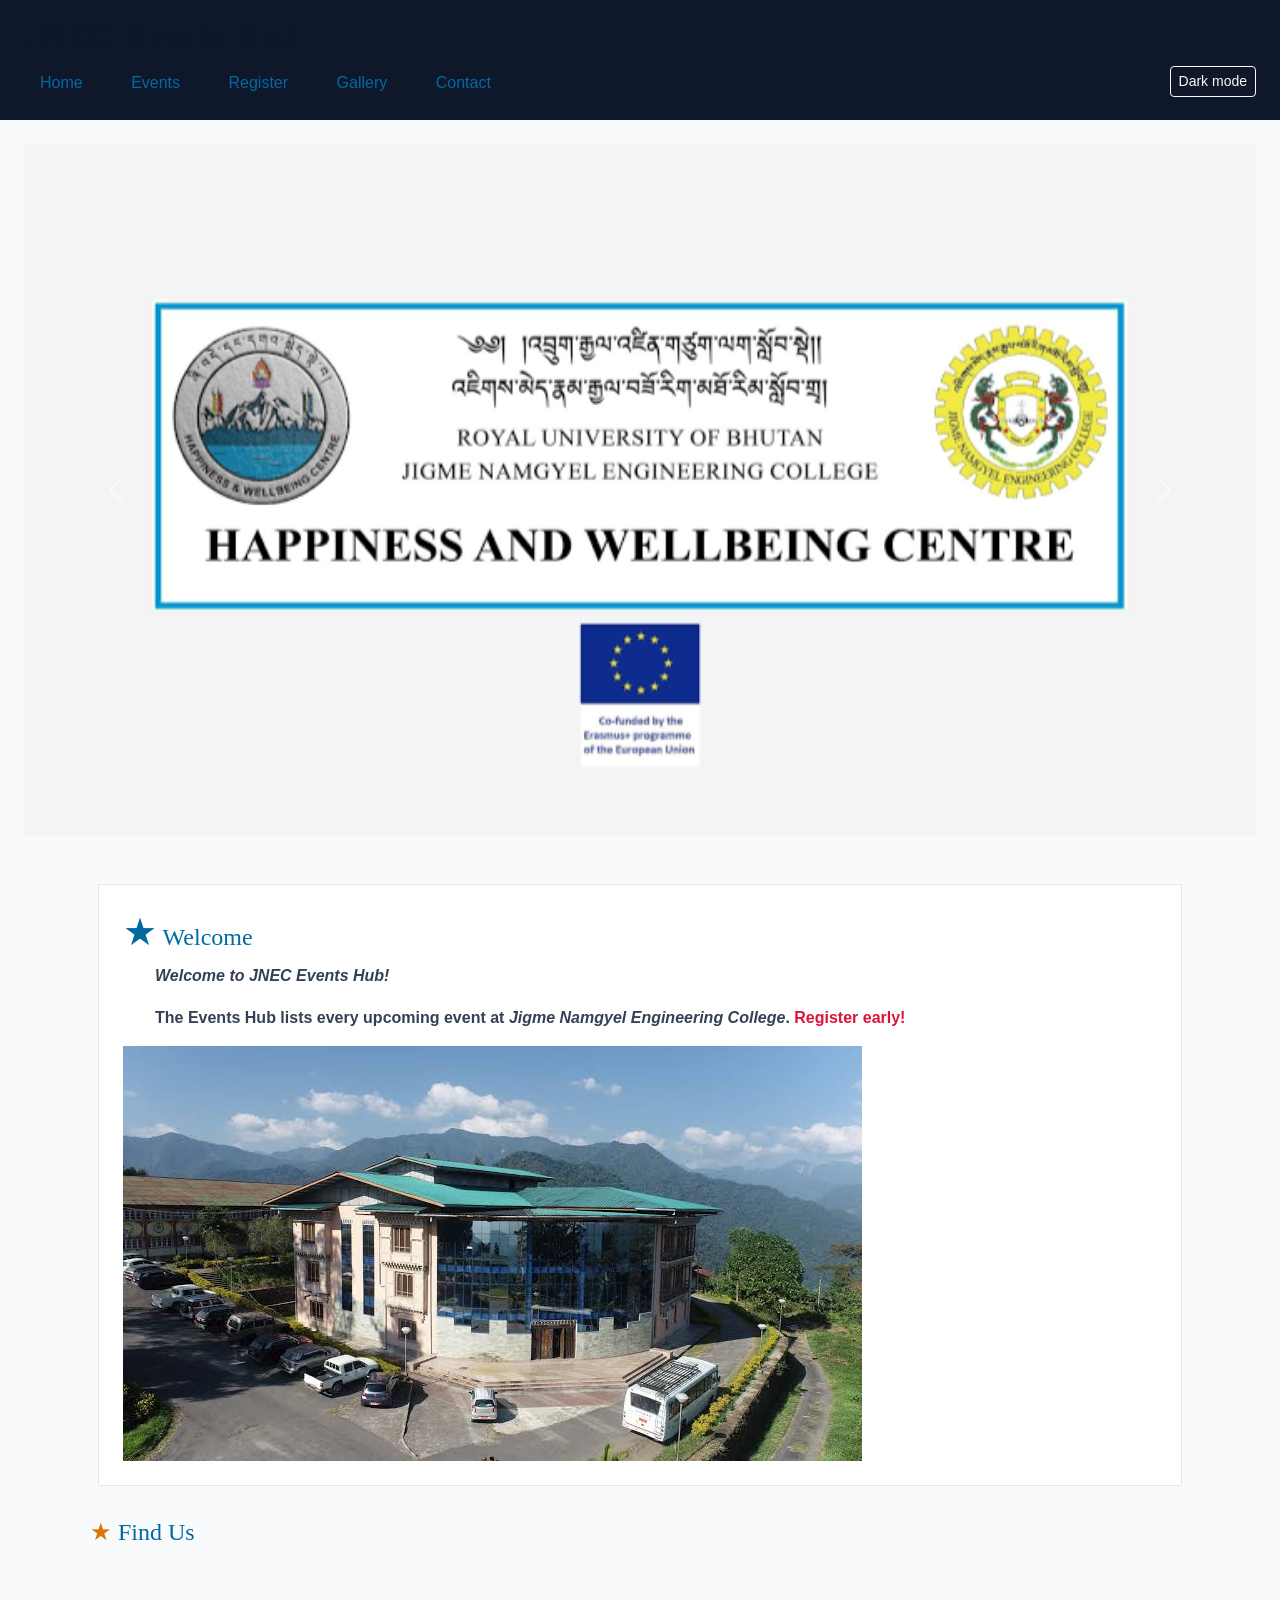
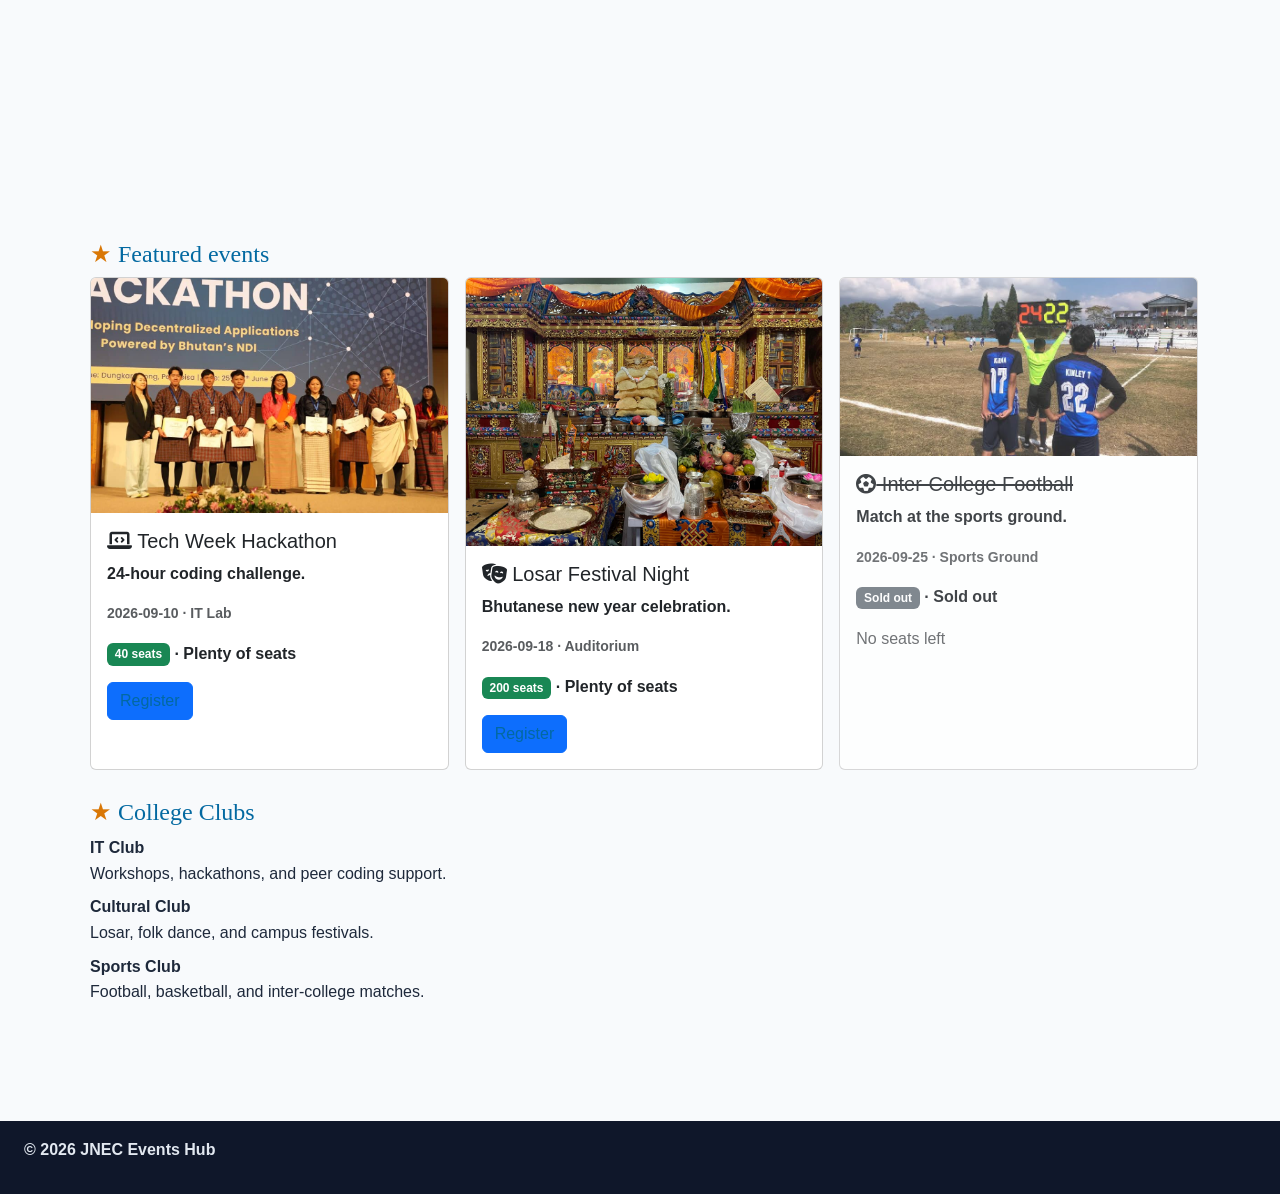
<file: index.html>
<!DOCTYPE html> 
 <html lang="en"> 
 <head> 
   <meta charset="UTF-8"> 
   <meta name="viewport" content="width=device-width, initial-scale=1.0"> 
   <title>JNEC Events Hub — Home</title> 
   <link 
href="https://cdn.jsdelivr.net/npm/bootstrap@5.3.3/dist/css/bootstrap.min.css" 
rel="stylesheet"> 
   <link rel="stylesheet" 
href="https://cdnjs.cloudflare.com/ajax/libs/font-awesome/6.5.2/css/all.min.css"> 
   <link rel="stylesheet" href="css/styles.css"> 
 </head> 
 <body> 
   <header id="top"> 
  <h1 class="hero-title">JNEC Events Hub</h1> 
  <button type="button" id="darkToggle" class="btn btn-sm btn-outline-light">Dark 
mode</button> 
  <nav> 
    <a href="index.html" title="Go to home page">Home</a> 
    <a href="events.html">Events</a> 
    <a href="register.html">Register</a> 
    <a href="gallery.html">Gallery</a> 
    <a href="contact.html">Contact</a> 
  </nav> 
   </header> 
 
   <main> 
  <div id="eventCarousel" class="carousel slide" data-bs-ride="carousel"> 
    <div class="carousel-inner"> 
      	<div class="carousel-item active"> 
        <img src="media/banner1.jpg" class="d-block w-100" alt="Campus event banner
1"> 
      	</div> 
      	<div class="carousel-item"> 
        <img src="media/banner2.jpg" class="d-block w-100" alt="Campus event banner
2"> 
      	</div> 
    </div> 

    <button class="carousel-control-prev" type="button" 
               data-bs-target="#eventCarousel" data-bs-slide="prev"> 
	      	<span class="carousel-control-prev-icon" aria-hidden="true"></span> 
	      	<span class="visually-hidden">Previous</span> 
    </button> 
    <button class="carousel-control-next" type="button" 
               data-bs-target="#eventCarousel" data-bs-slide="next"> 
	      	<span class="carousel-control-next-icon" aria-hidden="true"></span> 
	      	<span class="visually-hidden">Next</span> 
    </button> 
  </div> 
 
  <div class="container py-4"> 
    <section id="welcome" class="intro"> 
	      	<h2>Welcome</h2> 
	      	<p id="welcomeMsg">Welcome.</p> 
	      	<p>The <strong>Events Hub</strong> lists every upcoming event at 
         <em>Jigme Namgyel Engineering College</em>. 
         <span class="highlight" title="Registrations close 3 days before each 
event">Register early!</span></p> 
	      	<img src="media/campus.jpg" alt="JNEC campus" class="img-fluid" title="Our 
campus in Dewathang"> 
    </section> 
 
    <section id="location"> 
	      	<h2>Find Us</h2> 
	      	<iframe 
src="https://www.openstreetmap.org/export/embed.html?bbox=91.44,26.85,91.48,26.88" 
              width="400" height="250" title="Campus map"></iframe> 
    </section> 
 
    <section id="featured"> 
	      	<h2>Featured events</h2> 
	      	<div class="row g-3" id="home-events"></div> 
    </section> 
 
    <section id="clubs"> 
	      	<h2>College Clubs</h2> 
	      	<dl> 
        <dt>IT Club</dt> 
        <dd>Workshops, hackathons, and peer coding support.</dd> 
        <dt>Cultural Club</dt> 
        <dd>Losar, folk dance, and campus festivals.</dd> 
        <dt>Sports Club</dt> 
        <dd>Football, basketball, and inter-college matches.</dd> 
	      	</dl> 
    </section> 
  </div> 
   </main> 
 
   <footer> 
  <p>&copy; <span id="year"></span> JNEC Events Hub</p> 
   </footer> 
   <script 
src="https://cdn.jsdelivr.net/npm/bootstrap@5.3.3/dist/js/bootstrap.bundle.min.js">
</script> 
   <script src="js/main.js"></script> 
 </body> 
 </html>
</file>
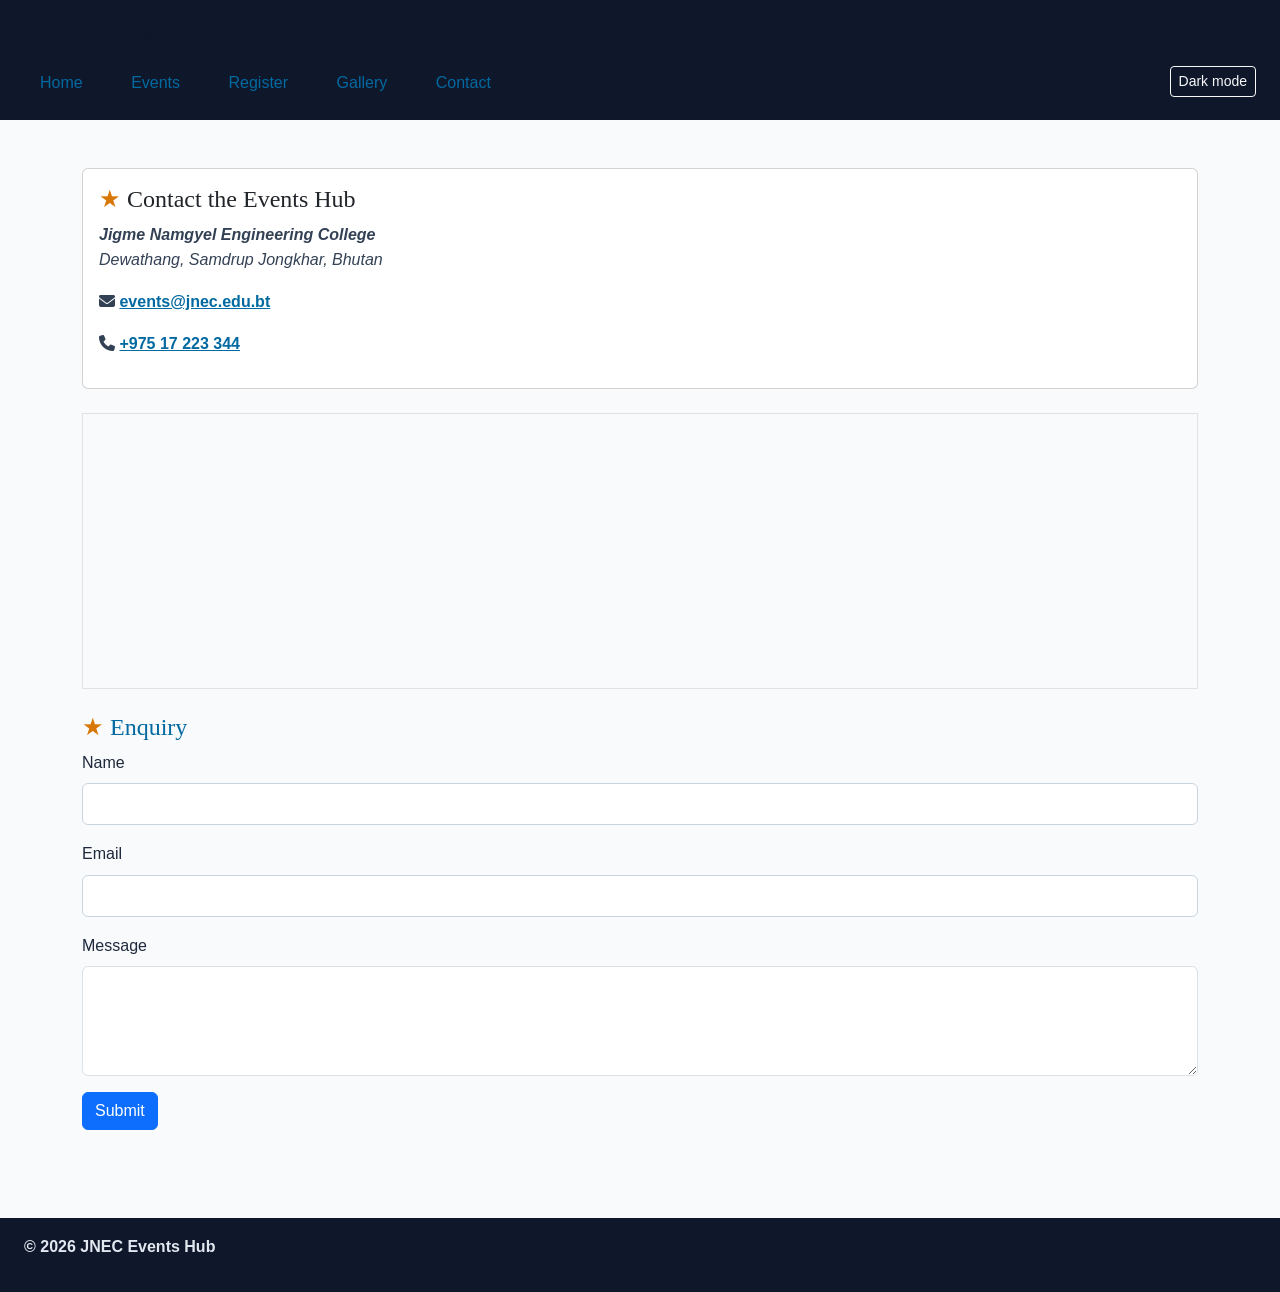
<file: contact.html>
<!DOCTYPE html> 
 <html lang="en"> 
 <head> 
   <meta charset="UTF-8"> 
   <meta name="viewport" content="width=device-width, initial-scale=1.0"> 
   <title>JNEC Events Hub — Contact</title> 
   <link 
href="https://cdn.jsdelivr.net/npm/bootstrap@5.3.3/dist/css/bootstrap.min.css" 
rel="stylesheet"> 
   <link rel="stylesheet" 
href="https://cdnjs.cloudflare.com/ajax/libs/font-awesome/6.5.2/css/all.min.css"> 
   <link rel="stylesheet" href="css/styles.css"> 
 </head> 
 <body> 
   <header id="top"> 
  <h1>JNEC Events Hub</h1> 
  <button type="button" id="darkToggle" class="btn btn-sm btn-outline-light">Dark 
mode</button> 
  <nav> 
    <a href="index.html">Home</a> 
    <a href="events.html">Events</a> 
    <a href="register.html">Register</a> 
    <a href="gallery.html">Gallery</a> 
    <a href="contact.html">Contact</a> 
  </nav> 
   </header> 
   <main> 
  <div class="container py-4"> 
    <div class="card mb-4"> 
      	<div class="card-body"> 
        <h2 class="card-title">Contact the Events Hub</h2> 
        <p>Jigme Namgyel Engineering College<br> 
           	Dewathang, Samdrup Jongkhar, Bhutan</p> 
        <p><i class="fa-solid fa-envelope"></i> 
           	<a href="mailto:events@jnec.edu.bt">events@jnec.edu.bt</a></p> 
        <p><i class="fa-solid fa-phone"></i> 
           	<a href="tel:+97517223344">+975 17 223 344</a></p> 
      	</div> 
    </div> 
    <div class="border p-2 mb-4"> 
      	<iframe 
src="https://www.openstreetmap.org/export/embed.html?bbox=91.44,26.85,91.48,26.88" 
              width="100%" height="250" title="Campus map"></iframe> 
    </div> 
 
    <h2>Enquiry</h2> 
    <form action="#" method="post" id="enquiryForm"> 
      	<div class="mb-3"> 
        <label for="enq-name" class="form-label">Name</label> 
        <input type="text" class="form-control" id="enq-name" name="name"> 
      	</div> 
      	<div class="mb-3"> 
        <label for="enq-email" class="form-label">Email</label> 
        <input type="text" class="form-control" id="enq-email" name="email"> 
      	</div> 
      	<div class="mb-3"> 
        <label for="enq-message" class="form-label">Message</label> 
        <textarea class="form-control" id="enq-message" name="message" 
rows="4"></textarea> 
      	</div> 
      	<button type="submit" class="btn btn-primary">Submit</button> 
    </form> 
  </div> 
   </main> 
   <footer> 
  <p>&copy; <span id="year"></span> JNEC Events Hub</p> 
   </footer> 
   <script 
src="https://cdn.jsdelivr.net/npm/bootstrap@5.3.3/dist/js/bootstrap.bundle.min.js">
</script> 
   <script src="js/main.js"></script> 
 </body> 
 </html>
</file>
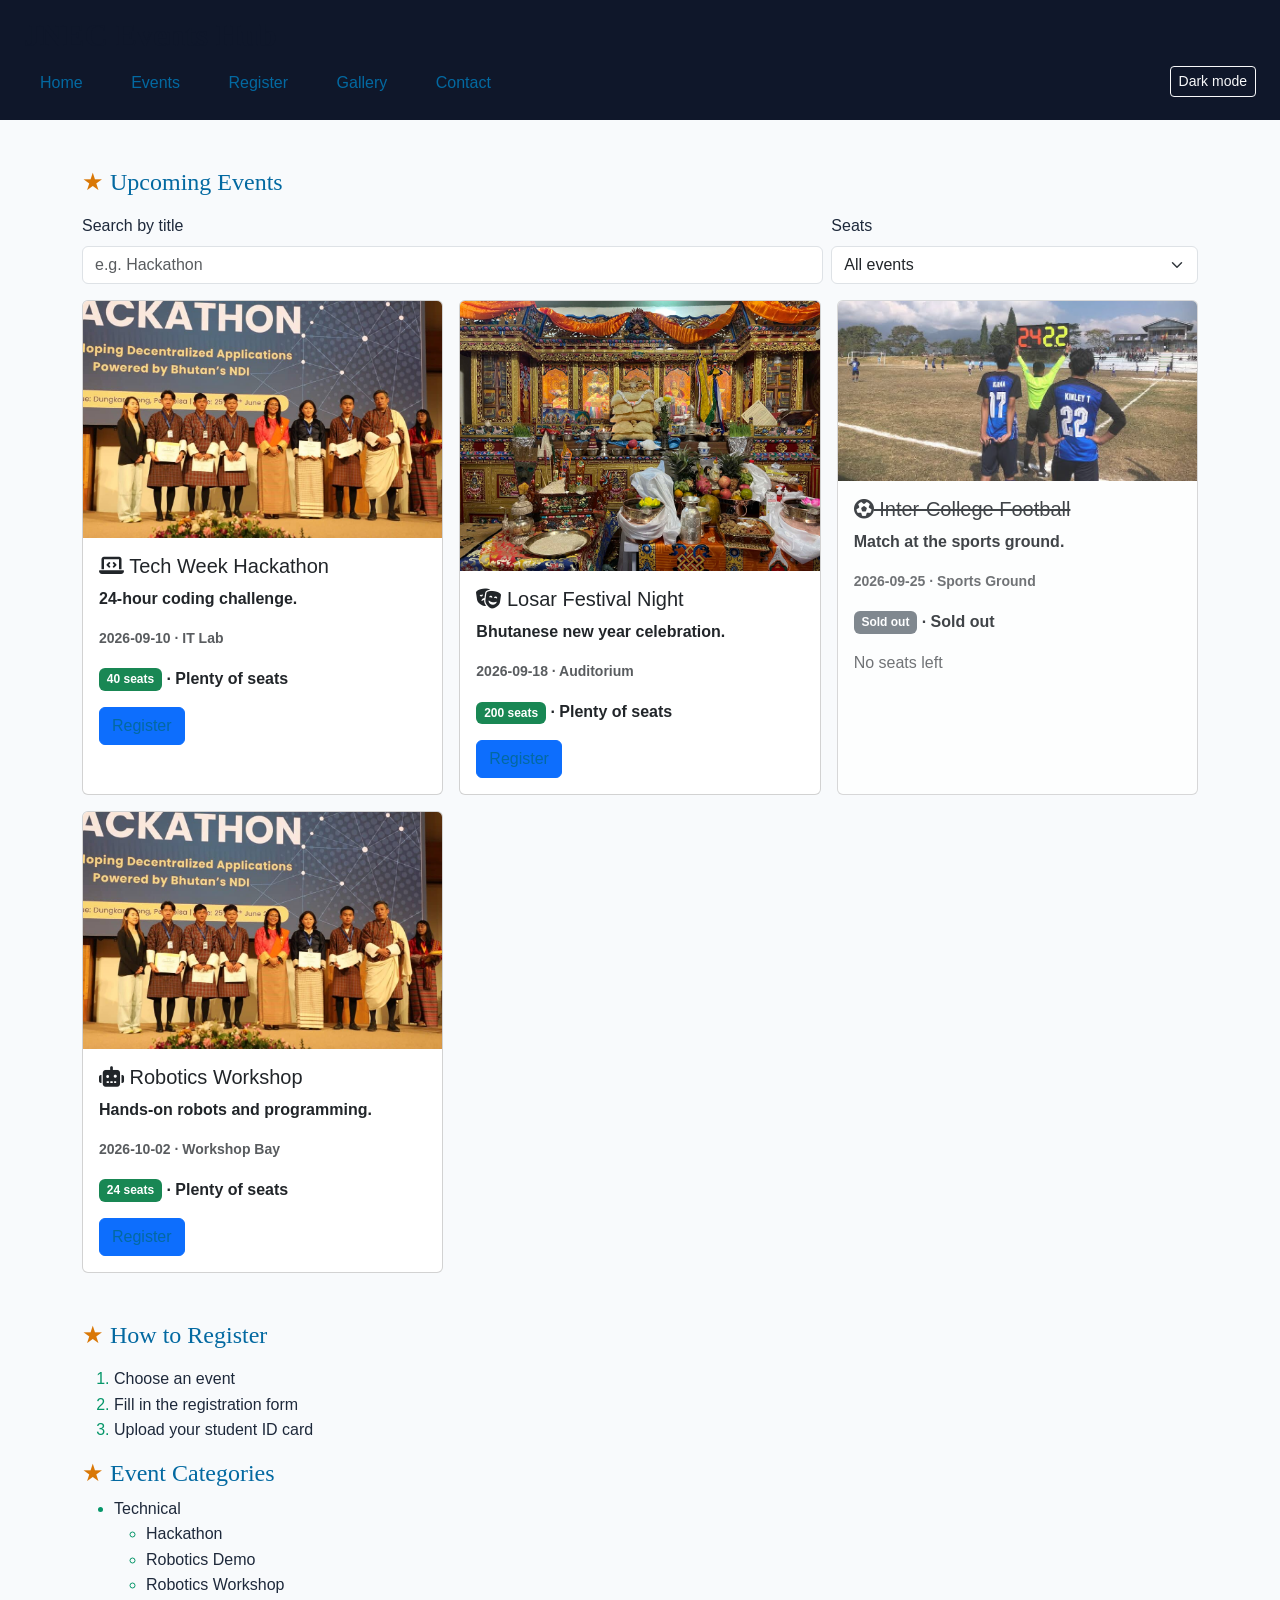
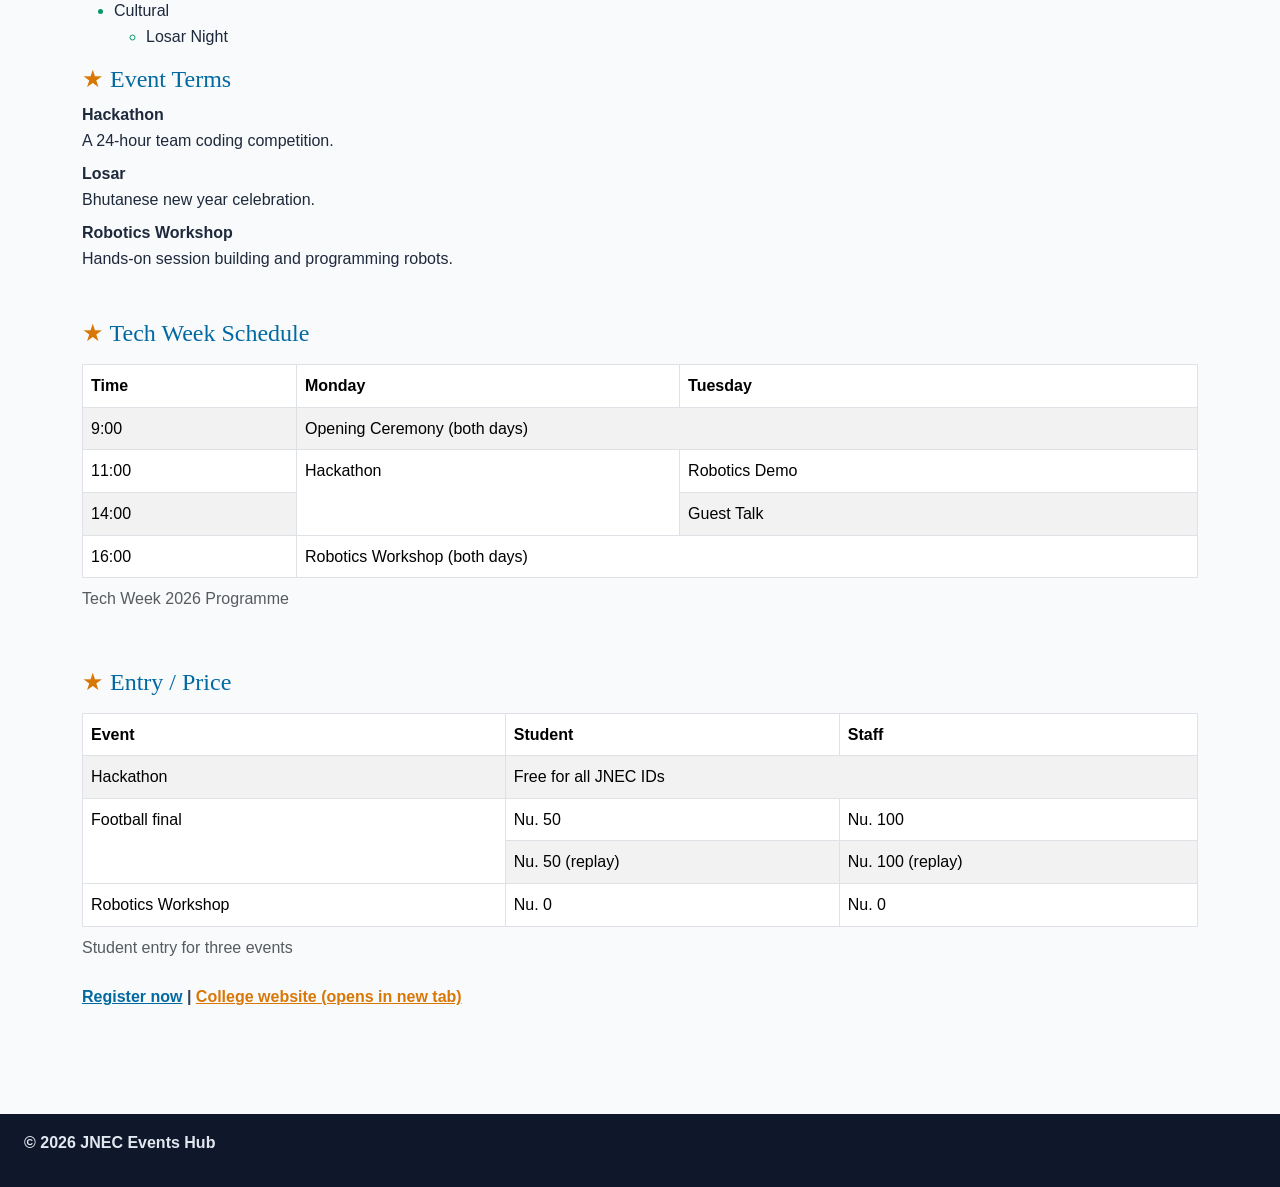
<file: events.html>
<!DOCTYPE html> 
 <html lang="en"> 
 <head> 
   <meta charset="UTF-8"> 
   <meta name="viewport" content="width=device-width, initial-scale=1.0"> 
   <title>JNEC Events Hub — Events</title> 
   <link 
href="https://cdn.jsdelivr.net/npm/bootstrap@5.3.3/dist/css/bootstrap.min.css" 
rel="stylesheet"> 
   <link rel="stylesheet" 
href="https://cdnjs.cloudflare.com/ajax/libs/font-awesome/6.5.2/css/all.min.css"> 
   <link rel="stylesheet" href="css/styles.css"> 
 </head> 
 <body> 
   <header id="top"> 
  <h1>JNEC Events Hub</h1> 
  <button type="button" id="darkToggle" class="btn btn-sm btn-outline-light">Dark 
mode</button> 
  <nav> 
    <a href="index.html">Home</a> 
    <a href="events.html">Events</a> 
    <a href="register.html">Register</a> 
    <a href="gallery.html">Gallery</a> 
    <a href="contact.html">Contact</a> 
  </nav> 
   </header> 
 
   <main> 
  <div class="container py-4"> 
    <h2 class="mb-3">Upcoming Events</h2> 
    <div class="row g-2 mb-3"> 
      	<div class="col-md-8"> 
        <label for="search" class="form-label">Search by title</label> 
        <input type="search" id="search" class="form-control" placeholder="e.g. 
Hackathon"> 

	      	</div> 
	      	<div class="col-md-4"> 
        <label for="seat-filter" class="form-label">Seats</label> 
        <select id="seat-filter" class="form-select"> 
          <option value="all">All events</option> 
          <option value="open">Open seats</option> 
          <option value="full">Sold out</option> 
        </select> 
	      	</div> 
    </div> 
    <div class="row g-3" id="eventList"></div> 
 
    <h2 class="mt-5 mb-3">How to Register</h2> 
    <ol type="1"> 
	      	<li>Choose an event</li> 
	      	<li>Fill in the registration form</li> 
	      	<li>Upload your student ID card</li> 
    </ol> 
 
    <h2>Event Categories</h2> 
    <ul> 
	      	<li>Technical 
        <ul> 
             <li>Hackathon</li> 
          <li>Robotics Demo</li> 
          <li>Robotics Workshop</li> 
        </ul> 
	      	</li> 
	      	<li>Cultural 
        <ul><li>Losar Night</li></ul> 
	      	</li> 
    </ul> 
 
    <h2>Event Terms</h2> 
    <dl> 
	      	<dt>Hackathon</dt> 
	      	<dd>A 24-hour team coding competition.</dd> 
	      	<dt>Losar</dt> 
	      	<dd>Bhutanese new year celebration.</dd> 
	      	<dt>Robotics Workshop</dt> 
	      	<dd>Hands-on session building and programming robots.</dd> 
    </dl> 
 
    <h2 class="mt-5 mb-3">Tech Week Schedule</h2> 
    <table class="table table-striped table-bordered"> 
	      	<caption>Tech Week 2026 Programme</caption> 
	      	<thead> 
           <tr><th>Time</th><th>Monday</th><th>Tuesday</th></tr> 
	      	</thead> 

	      	<tbody> 
        <tr> 
          <td>9:00</td> 
          <td colspan="2">Opening Ceremony (both days)</td> 
        </tr> 
        <tr> 
          <td>11:00</td> 
          <td rowspan="2">Hackathon</td> 
          <td>Robotics Demo</td> 
        </tr> 
        <tr> 
          <td>14:00</td> 
          <td>Guest Talk</td> 
        </tr> 
        <tr> 
          <td>16:00</td> 
          <td colspan="2">Robotics Workshop (both days)</td> 
        </tr> 
	      	</tbody> 
    </table> 
 
    <h2 class="mt-5 mb-3">Entry / Price</h2> 
    <table class="table table-striped table-bordered"> 
	      	<caption>Student entry for three events</caption> 
	      	<thead> 
           <tr><th>Event</th><th>Student</th><th>Staff</th></tr> 
	      	</thead> 
	      	<tbody> 
        <tr> 
             <td>Hackathon</td> 
          <td colspan="2">Free for all JNEC IDs</td> 
        </tr> 
        <tr> 
          <td rowspan="2">Football final</td> 
          <td>Nu. 50</td> 
          <td>Nu. 100</td> 
        </tr> 
        <tr> 
          <td>Nu. 50 (replay)</td> 
          <td>Nu. 100 (replay)</td> 
        </tr> 
        <tr> 
          <td>Robotics Workshop</td> 
          <td>Nu. 0</td> 
          <td>Nu. 0</td> 
        </tr> 
	      	</tbody> 
    </table> 
 
    <p><a href="register.html">Register now</a> | 
       	<a href="https://www.jnec.edu.bt" target="_blank" rel="noopener"> 
       	College website (opens in new tab)</a></p> 
  </div> 
   </main> 
 
   <footer> 
  <p>&copy; <span id="year"></span> JNEC Events Hub</p> 
   </footer> 
   <script 
src="https://cdn.jsdelivr.net/npm/bootstrap@5.3.3/dist/js/bootstrap.bundle.min.js">
</script> 
   <script src="js/main.js"></script> 
 </body> 
 </html>
</file>
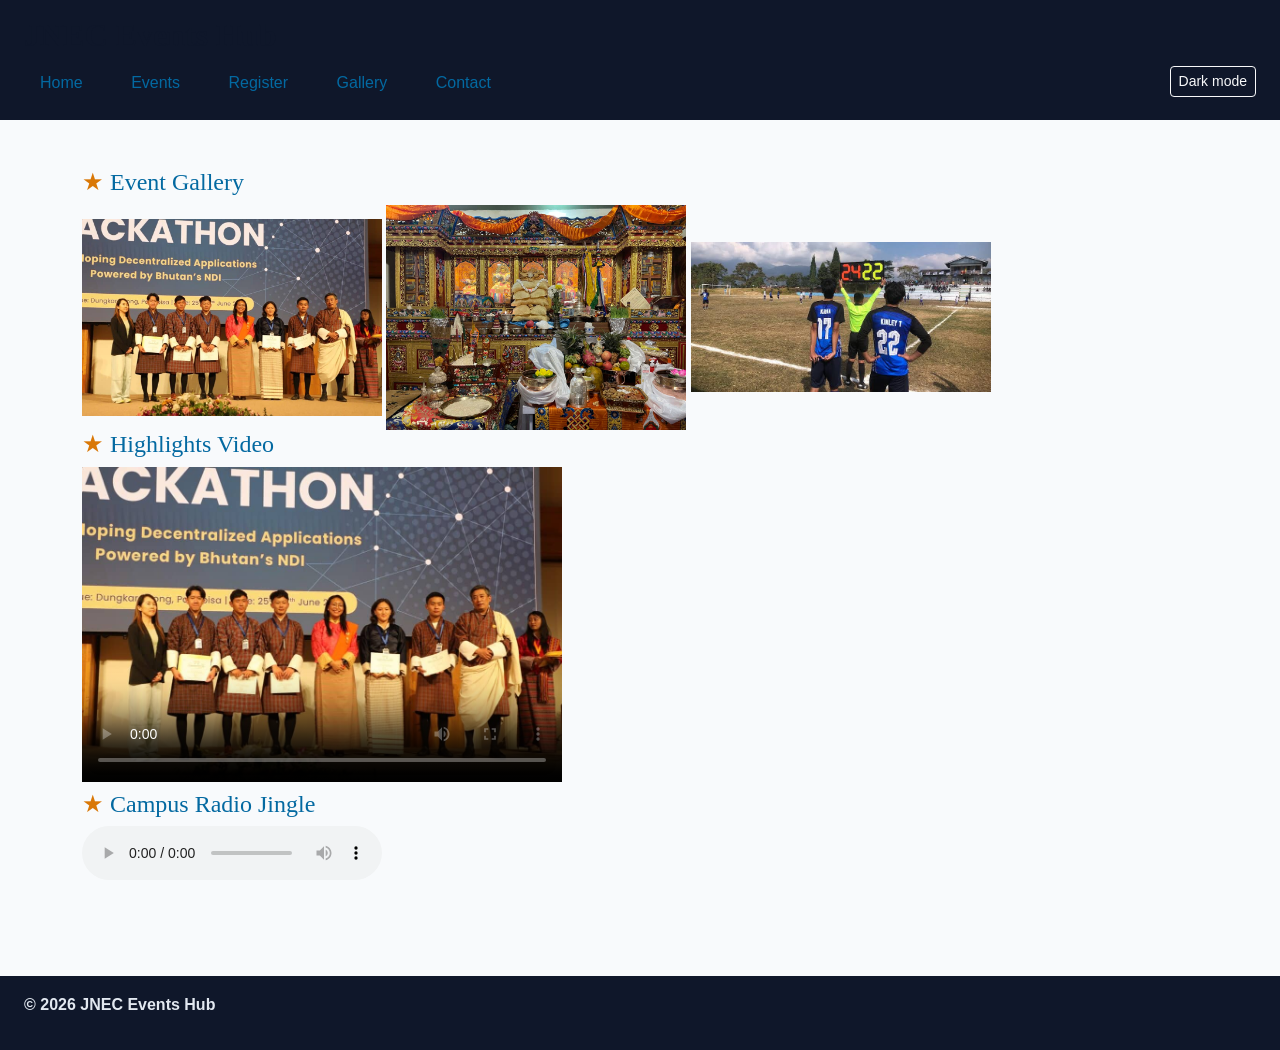
<file: gallery.html>
<!DOCTYPE html> 
 <html lang="en"> 
 <head> 
   <meta charset="UTF-8"> 
   <meta name="viewport" content="width=device-width, initial-scale=1.0"> 
   <title>JNEC Events Hub — Gallery</title> 
   <link 
href="https://cdn.jsdelivr.net/npm/bootstrap@5.3.3/dist/css/bootstrap.min.css" 
rel="stylesheet"> 
   <link rel="stylesheet" 
href="https://cdnjs.cloudflare.com/ajax/libs/font-awesome/6.5.2/css/all.min.css"> 
   <link rel="stylesheet" href="css/styles.css"> 
 </head> 
 <body> 
   <header id="top"> 
  <h1>JNEC Events Hub</h1> 
  <button type="button" id="darkToggle" class="btn btn-sm btn-outline-light">Dark 
mode</button> 
  <nav> 
    <a href="index.html">Home</a> 
    <a href="events.html">Events</a> 
    <a href="register.html">Register</a> 
    <a href="gallery.html">Gallery</a> 
    <a href="contact.html">Contact</a> 
  </nav> 
   </header> 
   <main> 
  <div class="container py-4"> 
    <h2>Event Gallery</h2> 
    <img src="media/hackathon.jpg" alt="Students at last year's hackathon" 
width="300"> 
    <img src="media/losar.jpg" alt="Losar celebration" width="300"> 
    <img src="media/football.jpg" alt="Inter-college football final" width="300"> 
 
    <h2>Highlights Video</h2> 
    <video controls width="480" poster="media/hackathon.jpg"> 
      	<source src="media/highlights.mp4" type="video/mp4"> 
      	Sorry, your browser does not support the video element. 
    </video> 
 
    <h2>Campus Radio Jingle</h2> 
    <audio controls> 
      	<source src="media/jingle.mp3" type="audio/mpeg"> 
      	Sorry, your browser does not support the audio element. 
    </audio> 
  </div> 
   </main> 
   <footer> 
  <p>&copy; <span id="year"></span> JNEC Events Hub</p> 
   </footer> 
   <script 
src="https://cdn.jsdelivr.net/npm/bootstrap@5.3.3/dist/js/bootstrap.bundle.min.js">
</script> 
   <script src="js/main.js"></script> 
 </body> 
 </html>
</file>
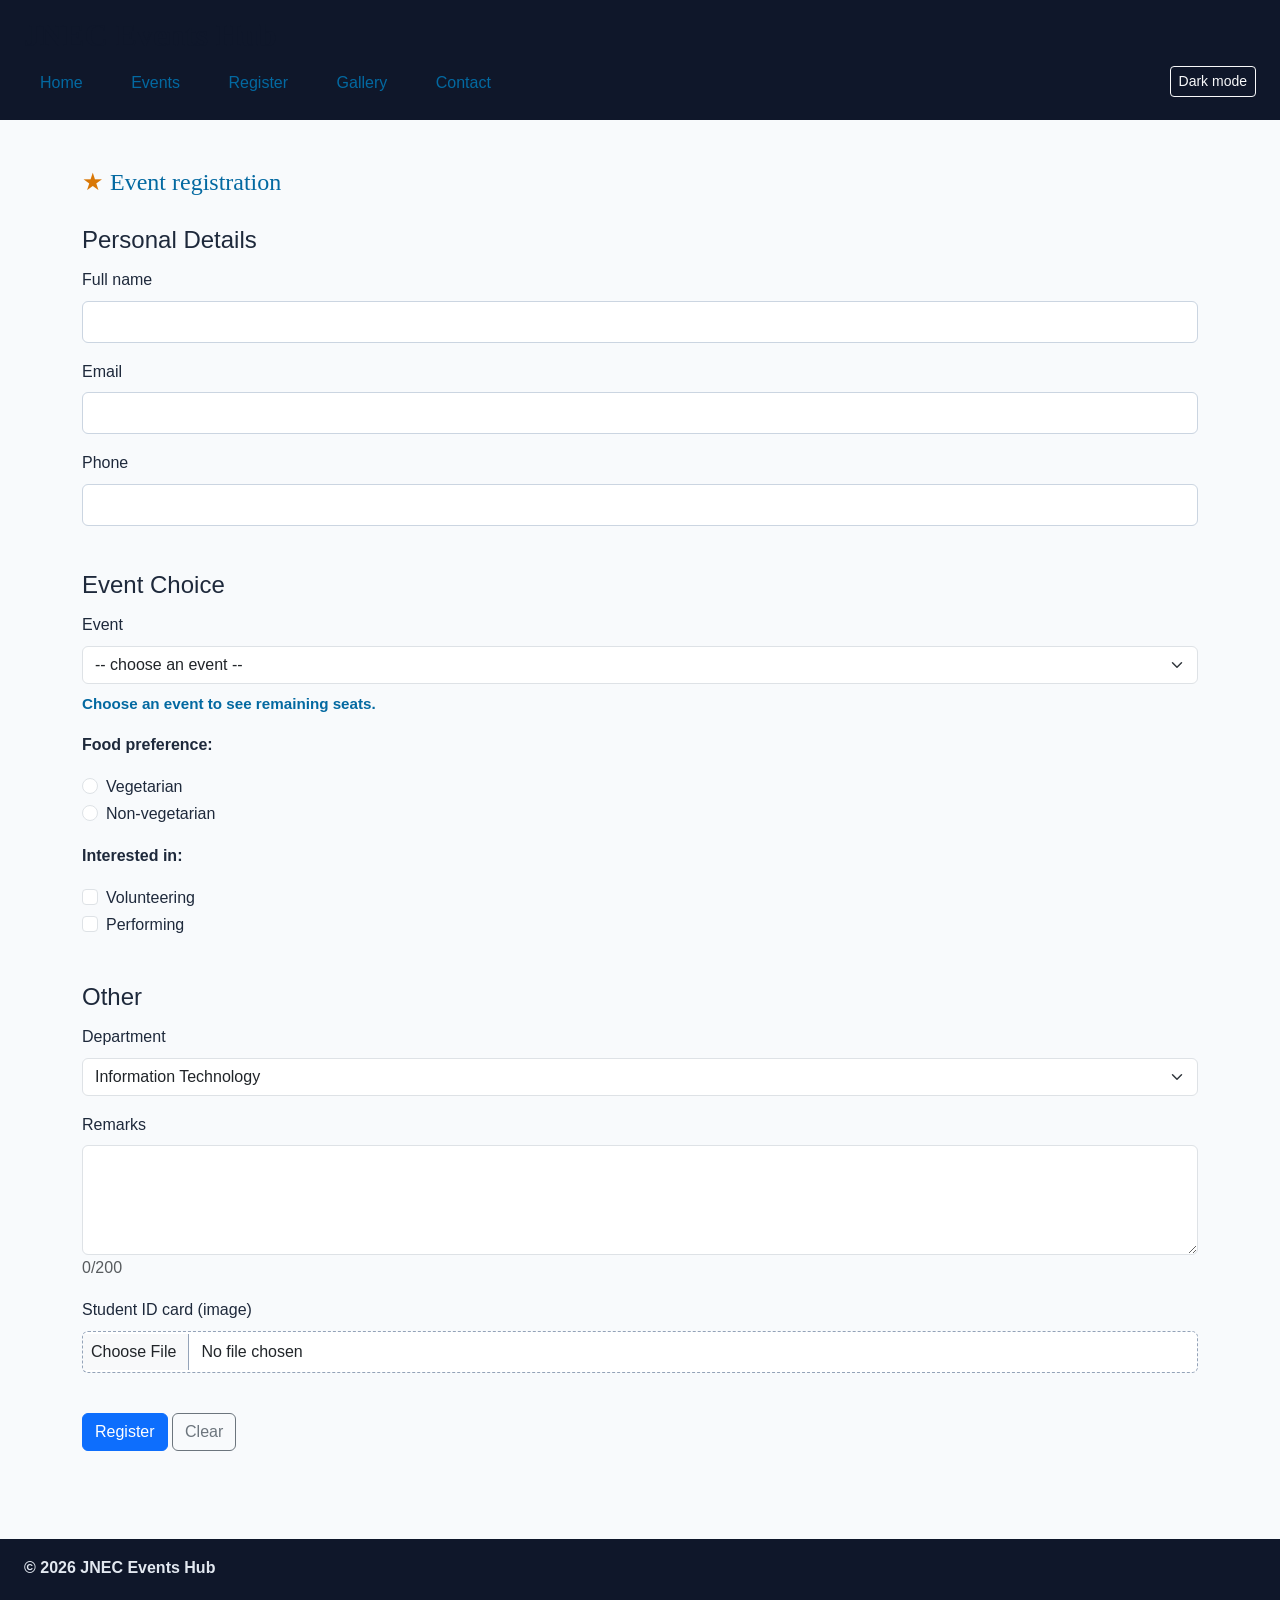
<file: register.html>
<!DOCTYPE html> 
 <html lang="en"> 
 <head> 
   <meta charset="UTF-8"> 
   <meta name="viewport" content="width=device-width, initial-scale=1.0"> 
   <title>JNEC Events Hub — Register</title> 
   <link 
href="https://cdn.jsdelivr.net/npm/bootstrap@5.3.3/dist/css/bootstrap.min.css" 
rel="stylesheet"> 
   <link rel="stylesheet" 
href="https://cdnjs.cloudflare.com/ajax/libs/font-awesome/6.5.2/css/all.min.css"> 
   <link rel="stylesheet" href="css/styles.css"> 
 </head> 
 <body> 
   <header id="top"> 
  <h1>JNEC Events Hub</h1> 
  <button type="button" id="darkToggle" class="btn btn-sm btn-outline-light">Dark 
mode</button> 
  <nav> 
    <a href="index.html">Home</a> 
    <a href="events.html">Events</a> 
    <a href="register.html">Register</a> 
    <a href="gallery.html">Gallery</a> 
    <a href="contact.html">Contact</a> 
  </nav> 
   </header> 
 
   <main> 
  <div class="container py-4"> 
    <h2 class="mb-4">Event registration</h2> 

    <form action="#" method="post" enctype="multipart/form-data" id="regForm"> 
	      	<fieldset class="mb-4"> 
        <legend>Personal Details</legend> 
        <div class="mb-3"> 
          <label for="fullname" class="form-label">Full name</label> 
          <input type="text" class="form-control" id="fullname" name="fullname"> 
          <span id="err-fullname" class="error"></span> 
        </div> 
        <div class="mb-3"> 
          <label for="email" class="form-label">Email</label> 
          <input type="text" class="form-control" id="email" name="email"> 
          <span id="err-email" class="error"></span> 
        </div> 
        <div class="mb-3"> 
          <label for="phone" class="form-label">Phone</label> 
          <input type="text" class="form-control" id="phone" name="phone"> 
          <span id="err-phone" class="error"></span> 
        </div> 
	      	</fieldset> 
 
	      	<fieldset class="mb-4"> 
        <legend>Event Choice</legend> 
        <div class="mb-3"> 
          <label for="event_id" class="form-label">Event</label> 
          <select class="form-select" id="event_id" name="event_id"> 
	            	<option value="">-- choose an event --</option> 
	            	<option value="1">Tech Week Hackathon</option> 
	            	<option value="2">Losar Festival Night</option> 
	            	<option value="3">Inter-College Football</option> 
	            	<option value="4">Robotics Workshop</option> 
          </select> 
          <span id="err-event_id" class="error"></span> 
          <p id="seatsHint" class="seats-hint mt-2">Choose an event to see remaining 
seats.</p> 
        </div> 
        <p>Food preference:</p> 
        <div class="form-check"> 
          <input class="form-check-input" type="radio" id="veg" name="food" 
value="veg"> 
          <label class="form-check-label" for="veg">Vegetarian</label> 
        </div> 
        <div class="form-check mb-3"> 
          <input class="form-check-input" type="radio" id="nonveg" name="food" 
value="nonveg"> 
          <label class="form-check-label" for="nonveg">Non-vegetarian</label> 
        </div> 
        <span id="err-food" class="error"></span> 
        <p>Interested in:</p> 
        <div class="form-check"> 

          <input class="form-check-input" type="checkbox" id="volunteer" 
name="interests" value="volunteer"> 
          <label class="form-check-label" for="volunteer">Volunteering</label> 
        </div> 
        <div class="form-check mb-3"> 
          <input class="form-check-input" type="checkbox" id="perform" 
name="interests" value="perform"> 
          <label class="form-check-label" for="perform">Performing</label> 
        </div> 
        <span id="err-interests" class="error"></span> 
	      	</fieldset> 
 
	      	<fieldset class="mb-4"> 
           <legend>Other</legend> 
        <div class="mb-3"> 
          <label for="department" class="form-label">Department</label> 
          <select class="form-select" id="department" name="department"> 
	            	<option value="it">Information Technology</option> 
	            	<option value="civil">Civil</option> 
	            	<option value="electrical">Electrical</option> 
          </select> 
        </div> 
        <div class="mb-3"> 
          <label for="remarks" class="form-label">Remarks</label> 
          <textarea class="form-control" id="remarks" name="remarks" rows="4" 
maxlength="200"></textarea> 
          <span id="charCount" class="text-muted">0/200</span> 
        </div> 
        <div class="mb-3"> 
          <label for="id_card" class="form-label">Student ID card (image)</label> 
          <input class="form-control" type="file" id="id_card" name="id_card"> 
        </div> 
	      	</fieldset> 
 
	      	<button type="submit" class="btn btn-primary">Register</button> 
	      	<button type="reset" class="btn btn-outline-secondary">Clear</button> 
    </form> 
  </div> 
   </main> 
 
   <footer> 
  <p>&copy; <span id="year"></span> JNEC Events Hub</p> 
   </footer> 
   <script 
src="https://cdn.jsdelivr.net/npm/bootstrap@5.3.3/dist/js/bootstrap.bundle.min.js">
</script> 
   <script src="js/main.js"></script> 
   <script src="js/validate.js"></script> 
 </body> 
 </html>
</file>
<file: css/styles.css>
/* FILE: css/styles.css — Practical III (CSS & Bootstrap) */ 
 
 body { 
   font-family: "Segoe UI", Arial, sans-serif; 
   margin: 0; 

   color: rgb(30, 41, 59); 
   background: #f8fafc; 
   font-size: 16px; 
   line-height: 1.6; 
 } 
 
 header { 
   background: #0f172a; 
   color: white; 
   padding: 16px 24px; 
 } 
 
 nav a { 
   color: #7dd3fc; 
   margin-right: 12px; 
   text-decoration: none; 
   display: inline-block; 
   padding: 8px 16px; 
 } 
 
 footer { 
   background: #0f172a; 
   color: #e2e8f0; 
   padding: 16px 24px; 
   margin-top: 40px; 
 } 
 
 main { 
   padding: 24px; 
 } 
 
 /* simple selectors */ 
 h1 { color: #0f172a; font-weight: 700; font-size: 2rem; } 
 h2 { color: #0369a1; font-size: 1.5rem; text-align: left; } 
 .intro { background: #f8fafc; } 
 #welcome { padding: 24px; } 
 p.intro { font-size: 1.05rem; } 
 h1, h2, h3 { font-family: Georgia, serif; } 
 
 /* combinators */ 
 nav a { text-decoration: none; } 
 main > section { margin-bottom: 24px; } 
 h2 + p { font-style: italic; } 
 h2 ~ p { color: #334155; } 
 
 /* pseudo-classes */ 
 nav a:hover { color: #38bdf8; } 
 input:focus { outline: 2px solid #0369a1; } 
 input:checked + label { font-weight: 700; } 

 tr:nth-child(even) { background: #f1f5f9; } 
 
 a:link { color: #0369a1; } 
 a:visited { color: #7c3aed; } 
 a:hover { color: #0ea5e9; } 
 a:active { color: #b91c1c; } 
 
 /* original pseudo-class (Activity 5) */ 
 button:hover { 
   opacity: 0.9; 
 } 
 
 /* pseudo-elements */ 
 p::first-line { font-weight: bold; } 
 .intro::first-letter { 
   font-size: 1.6em; 
   color: #0369a1; 
 } 
 h2::before { content: "★ "; color: #d97706; } 
 li::marker { color: #059669; } 
 ::selection { color: #7f1d1d; background: #fde68a; } 
 
 /* attribute selectors */ 
 a[target="_blank"] { color: #d97706; } 
 input[type="file"] { border: 1px dashed #94a3b8; padding: 8px; } 
 input[type="text"] { border: 1px solid #cbd5e1; padding: 8px; } 
 
 /* original attribute selector (Activity 5) */ 
 input[type="checkbox"] { 
   accent-color: #0369a1; 
 } 
 
 .highlight { color: crimson; } 
 .intro p { 
   text-indent: 2em; 
   text-align: justify; 
 } 
 .sold-out { 
   text-decoration: line-through; 
   text-decoration-color: #ef4444; 
   text-decoration-style: solid; 
 } 
 .hero-title { 
   letter-spacing: 0.04em; 
   word-spacing: 0.1em; 
 } 
 em { font-style: italic; } 
 header { background-color: #0f172a; } 
 

 .intro { 
   margin: 24px 16px 32px 16px; 
   padding: 20px; 
   border: 1px solid #e2e8f0; 
   background: white; 
 } 
 section { 
   margin-bottom: 28px; 
   padding-left: 8px; 
 } 
 
 .admin-only { display: none; } 
 .badge { display: inline; } 
 .event-card { display: block; } 
 
 .error { color: #b91c1c; font-size: 0.9rem; display: block; margin-top: 0.25rem; } 
 
 .sold-out-card { opacity: 0.85; } 
 .sold-out-card .card-title { text-decoration: line-through; } 
 
 #darkToggle { 
   float: right; 
   margin-top: 4px; 
 } 
 
 body.dark { 
   background: #0f172a; 
   color: #e2e8f0; 
 } 
 body.dark header, 
 body.dark footer { 
   background: #020617; 
 } 
 body.dark .card, 
 body.dark .intro { 
   background: #1e293b; 
   color: #e2e8f0; 
   border-color: #334155; 
 } 
 body.dark h1, 
 body.dark h2 { 
   color: #7dd3fc; 
 } 
 
 .seats-hint { 
   font-size: 0.95rem; 
   color: #0369a1; 
 } 
 
 img { max-width: 100%; height: auto; } 
 
 @media (max-width: 600px) { 
   nav a { 
  display: block; 
  margin: 4px 0; 
   } 
   body { font-size: 15px; } 
 }
</file>
